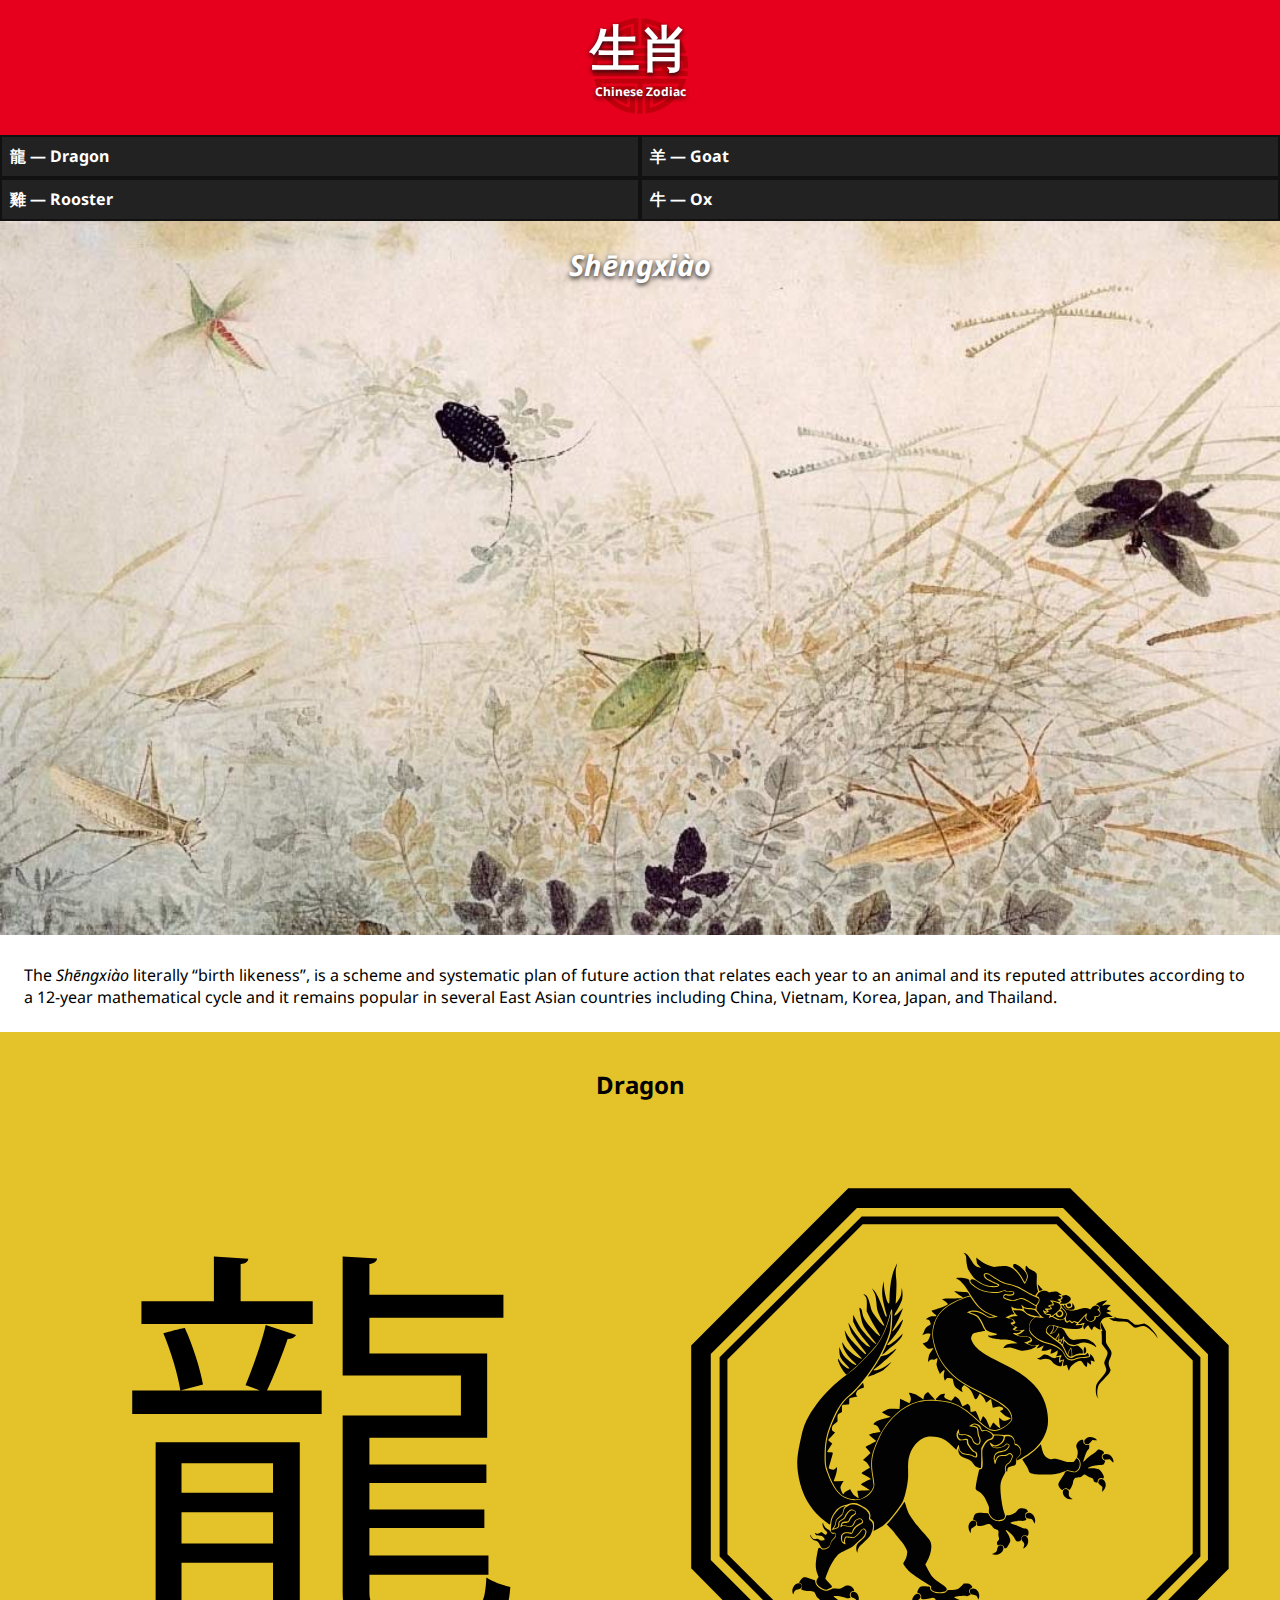
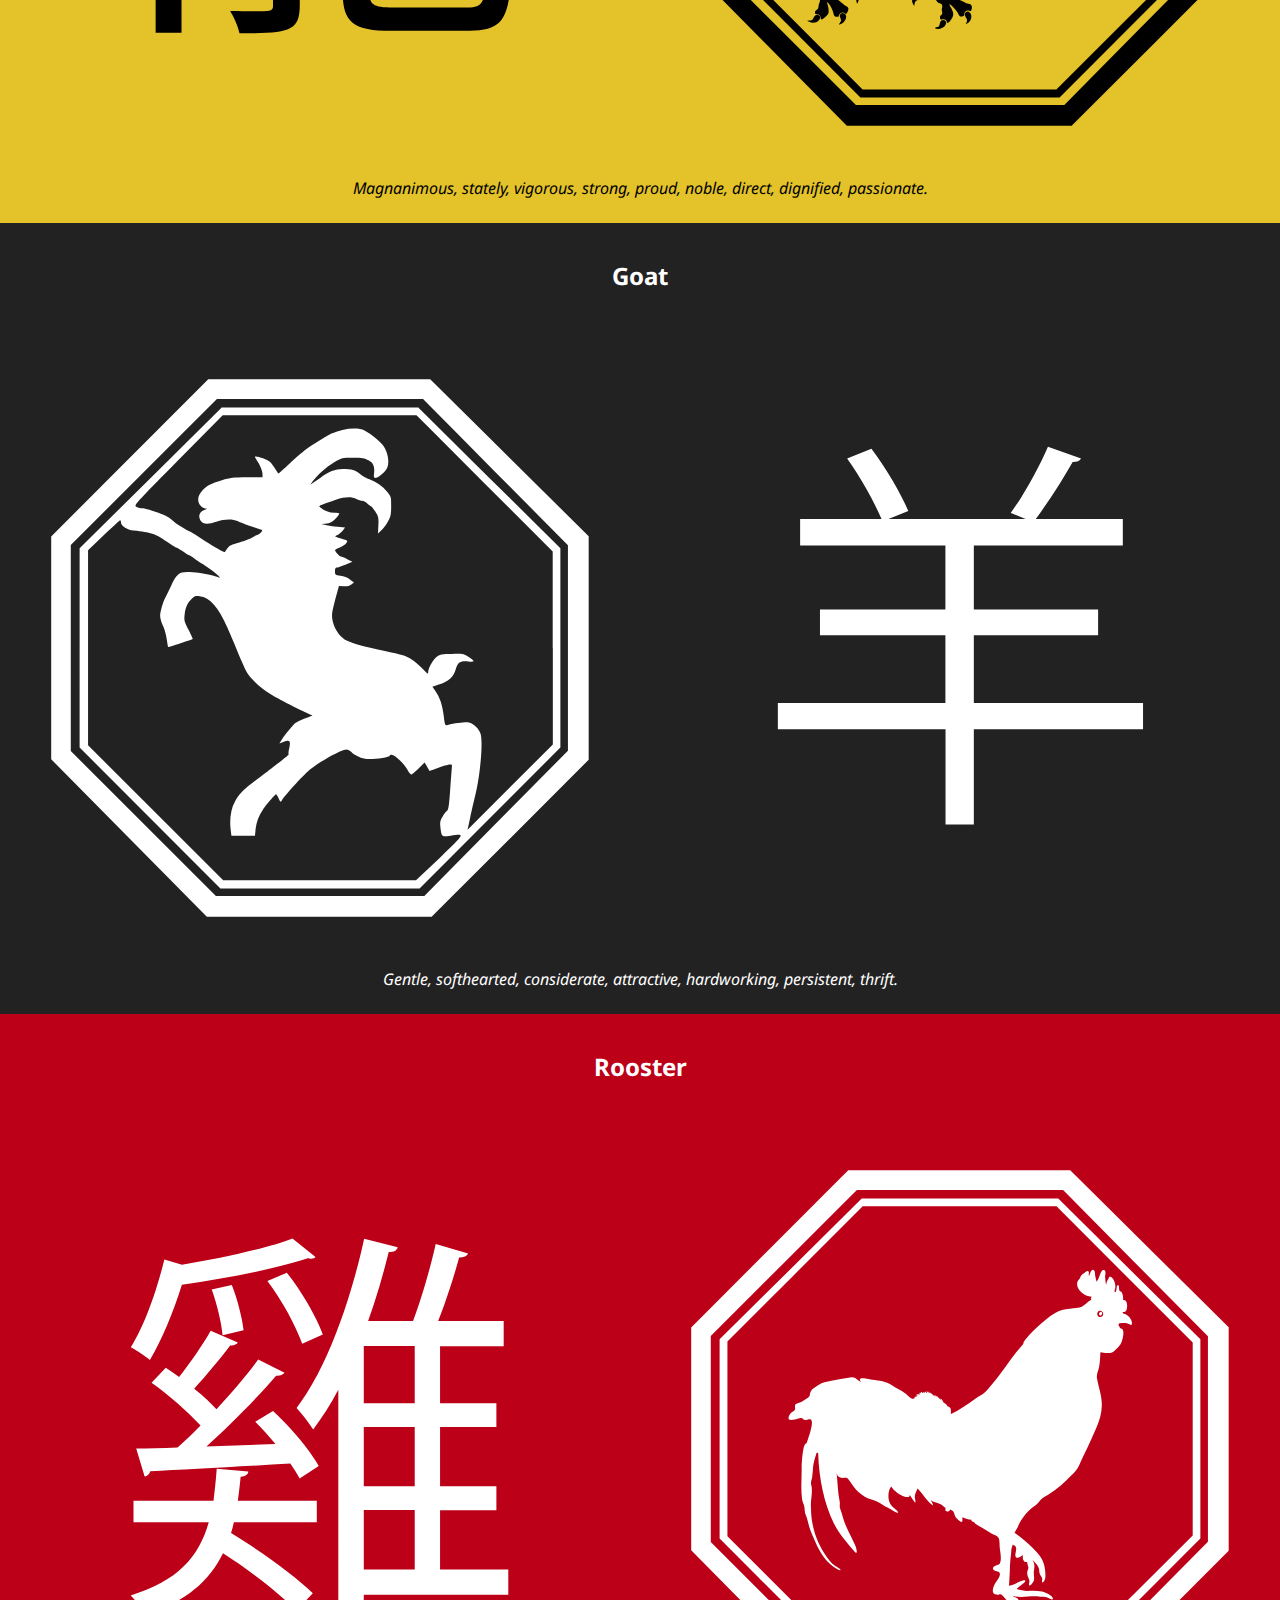
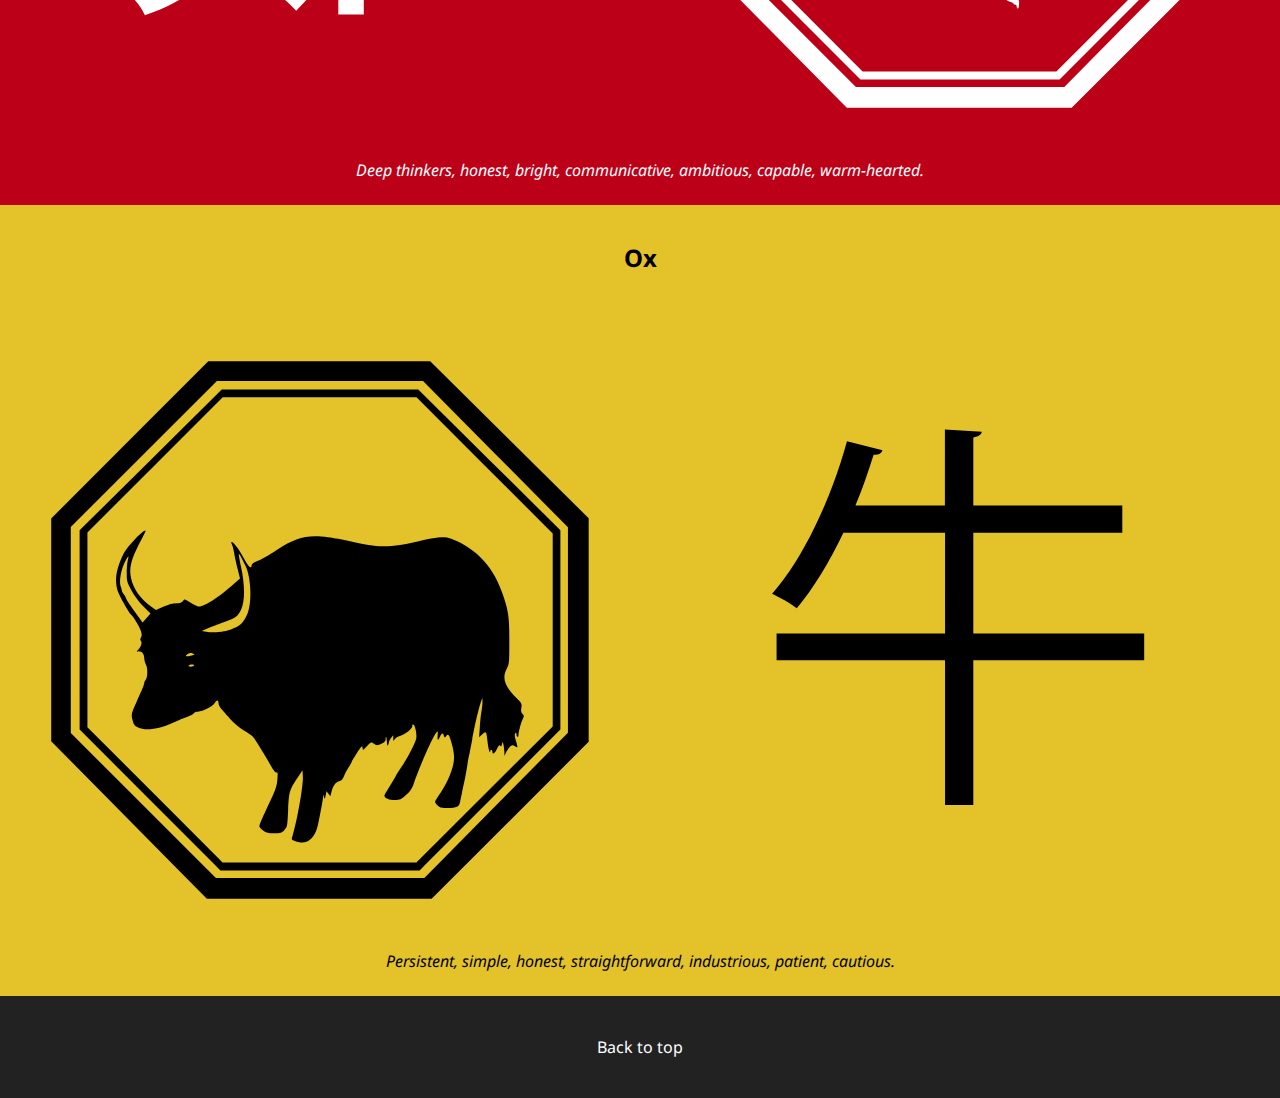
<file: index.html>
<!DOCTYPE html>
<html lang="en-ca">
	<head>
			<meta charset="utf-8">
			<title>Chinese Zodiac</title>
			<meta name="viewport" content="width=device-width, initial-scale=1">
			<link href="css/main.css" rel="stylesheet">
			<link href='http://fonts.googleapis.com/css?family=Noto+Sans:400,700,400italic' rel='stylesheet' type='text/css'>
	</head>
	<body>
	
	<a id="top"></a>
	<header>
		<img class="Medallion" src="img/medallion.svg" alt="">
			<h1><span>生肖</span>
			Chinese Zodiac</h1>

		<nav><ol>
			<li><a href="#dragon">龍 — Dragon</a></li>
			<li><a href="#goat">羊 — Goat</a></li>
			<li><a href="#rooster">雞 — Rooster</a></li>
			<li><a href="#ox">牛 — Ox</a></li>
		</ol></nav>
	</header>

		<div class="Shengx-Picture">
		<img class="Banner" src="img/banner.jpg" alt="A chinese cultural banner displays at the top of the webpage with traditional graphics.">

		<h1 class="Shengx">Shēngxiào</h1></div>

		<p class="Sheng">The <em>Shēngxiào</em> literally “birth likeness”, is a scheme and systematic plan of future action that relates each year to an animal and its reputed attributes according to a 12-year mathematical cycle and it remains popular in several East Asian countries including China, Vietnam, Korea, Japan, and Thailand.</p>

		<a id="dragon"></a>
			<div class="Dragon-Block">
				<h2>Dragon</h2>
				<img class="Dragon-Symbol" src="img/dragon-symbol.svg" alt="The chinese zodiac symbol for the dragon is on the left half of the page in chinese script">
				<img class="Dragon" src="img/dragon.svg" alt="On the right half of the page there is a minimalistic 2D graphic of a dragon inside a hexagon.">
				<p>Magnanimous, stately, vigorous, strong, proud, noble, direct, dignified, passionate.</p>
			</div>

		<a id="goat"></a>
			<div class="Goat-Block">
				<h2>Goat</h2>
				<img class="Goat" src="img/goat.svg" alt="The chinese zodiac symbol for the goat is on the right half of the page in chinese script">
				<img class="Goat-Symbol" src="img/goat-symbol.svg" alt="On the left half of the page there is a minimalistic 2D graphic of a goat inside a hexagon.">
				<p>Gentle, softhearted, considerate, attractive, hardworking, persistent, thrift.</p>
			</div>

		<a id="rooster"></a>
			<div class="Rooster-Block">
				<h2>Rooster</h2>
				<img class="Rooster-Symbol" src="img/rooster-symbol.svg" alt="The chinese zodiac symbol for the rooster is on the left half of the page in chinese script">
				<img class="Rooster" src="img/rooster.svg" alt="On the right half of the page there is a minimalistic 2D graphic of a rooster inside a hexagon.">
				<p>Deep thinkers, honest, bright, communicative, ambitious, capable, warm-hearted.</p>
			</div>

		<a id="ox"></a>
			<div class="Ox-Block">
				<h2>Ox</h2>
				<img class="Ox" src="img/ox.svg" alt="The chinese zodiac symbol for the ox is on the right half of the page in chinese script">
				<img class="Ox-Symbol" src="img/ox-symbol.svg" alt="On the left half of the page there is a minimalistic 2D graphic of an ox inside a hexagon.">
				<p>Persistent, simple, honest, straightforward, industrious, patient, cautious.</p>
			</div>
	

	<footer>
			<p><a href="#top">Back to top</a></p>
	</footer>
	</body>

</html>
</file>
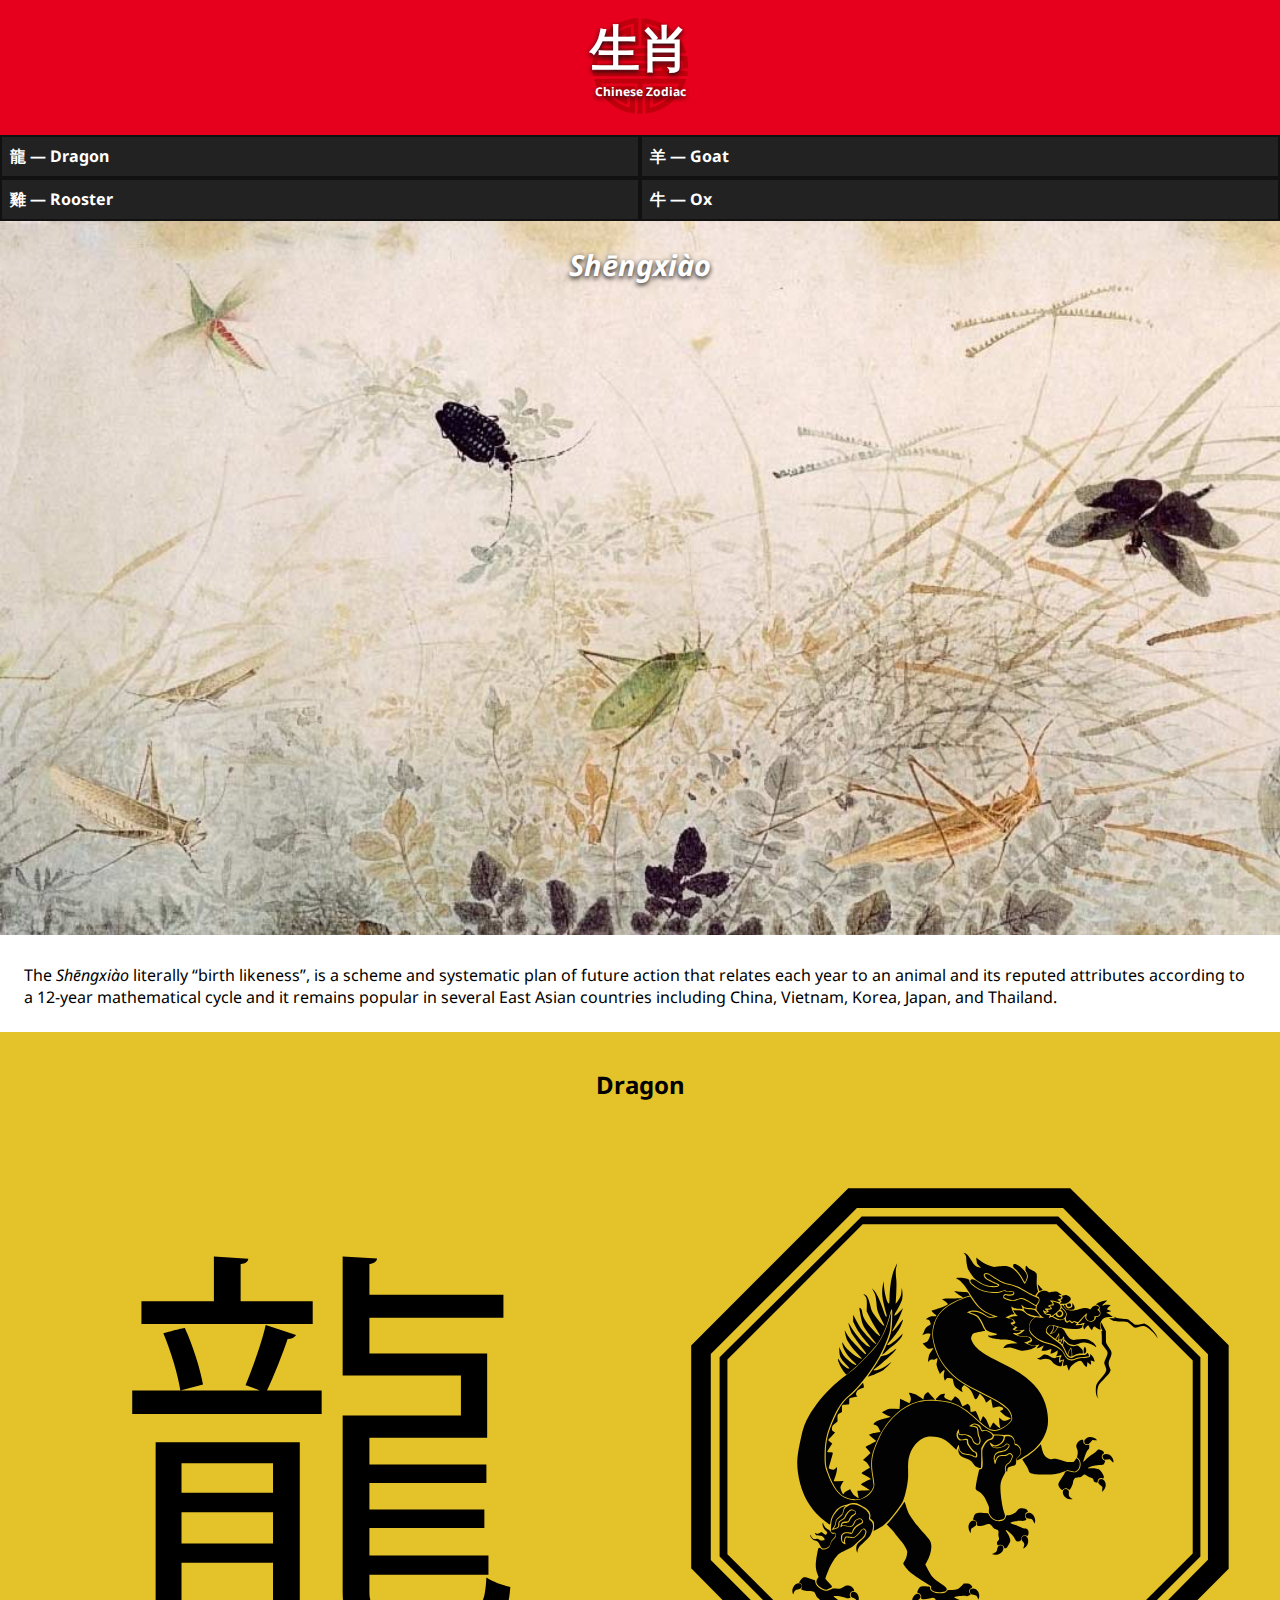
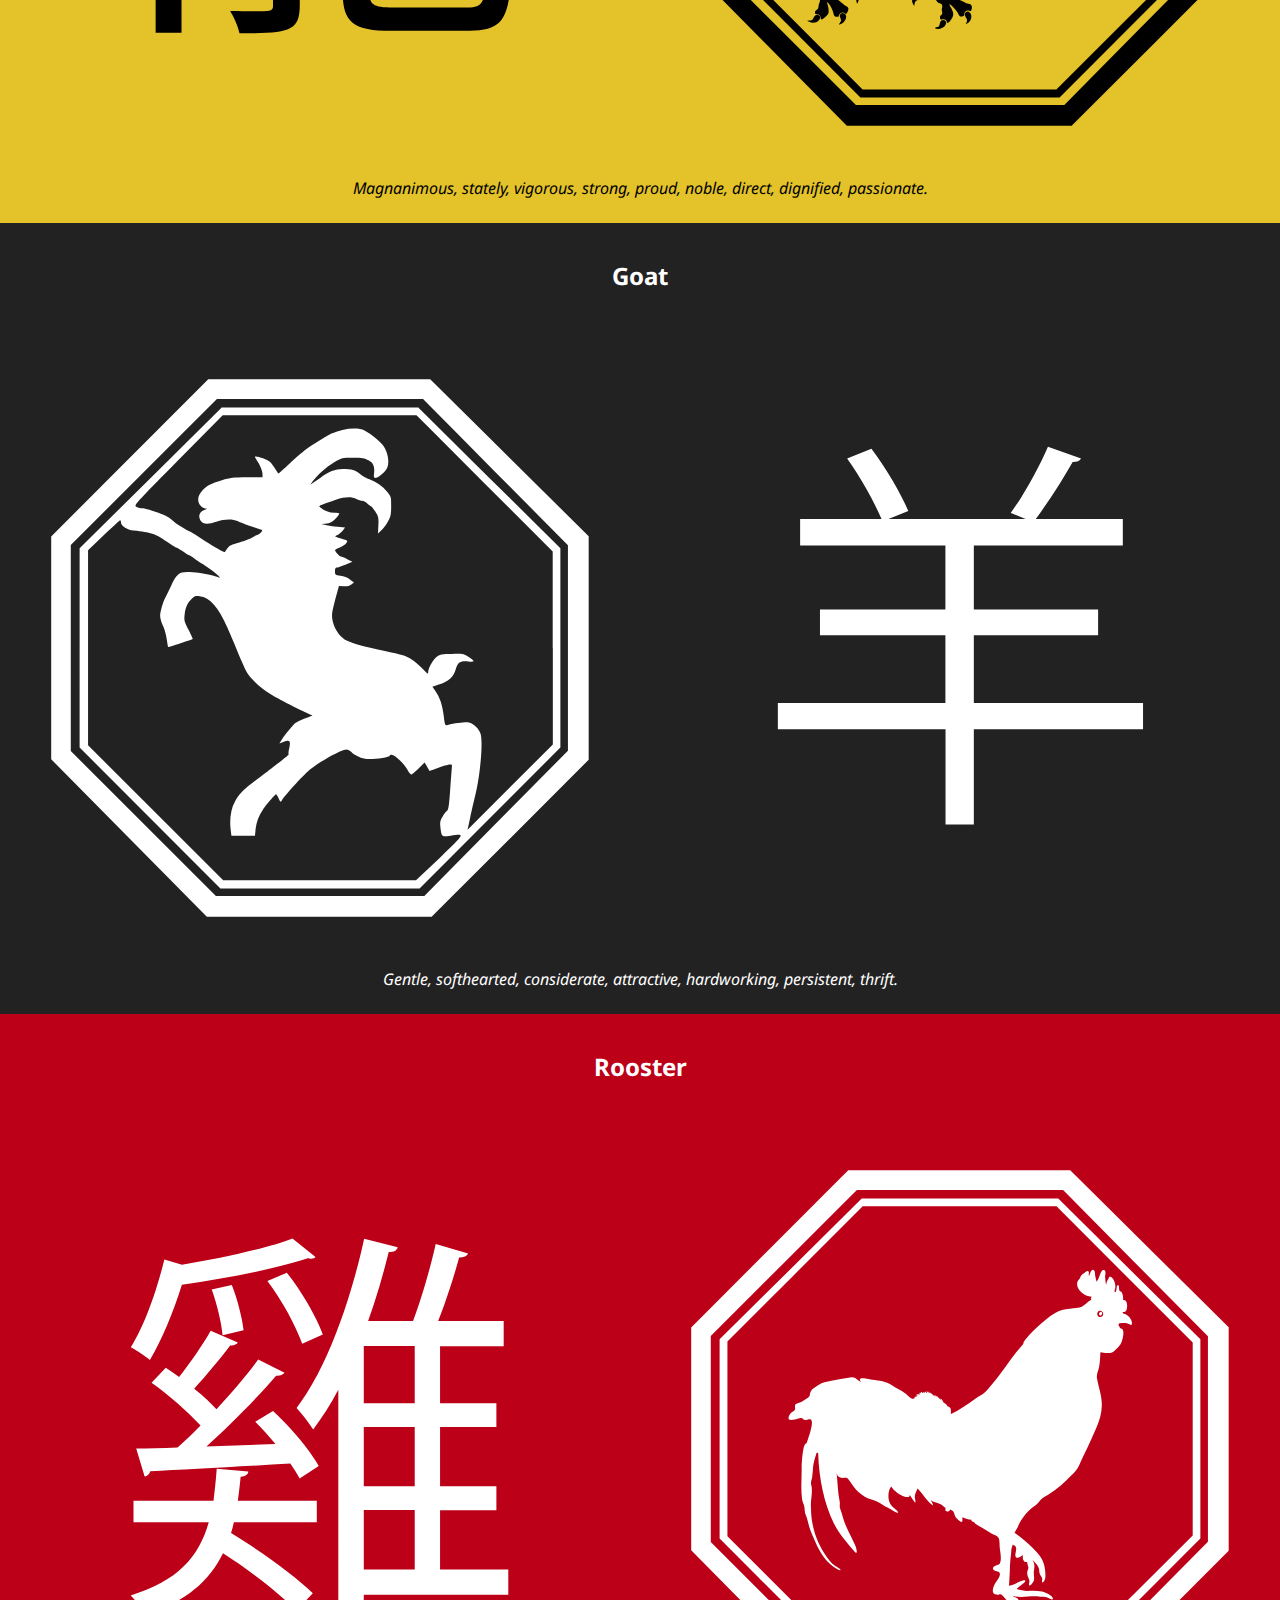
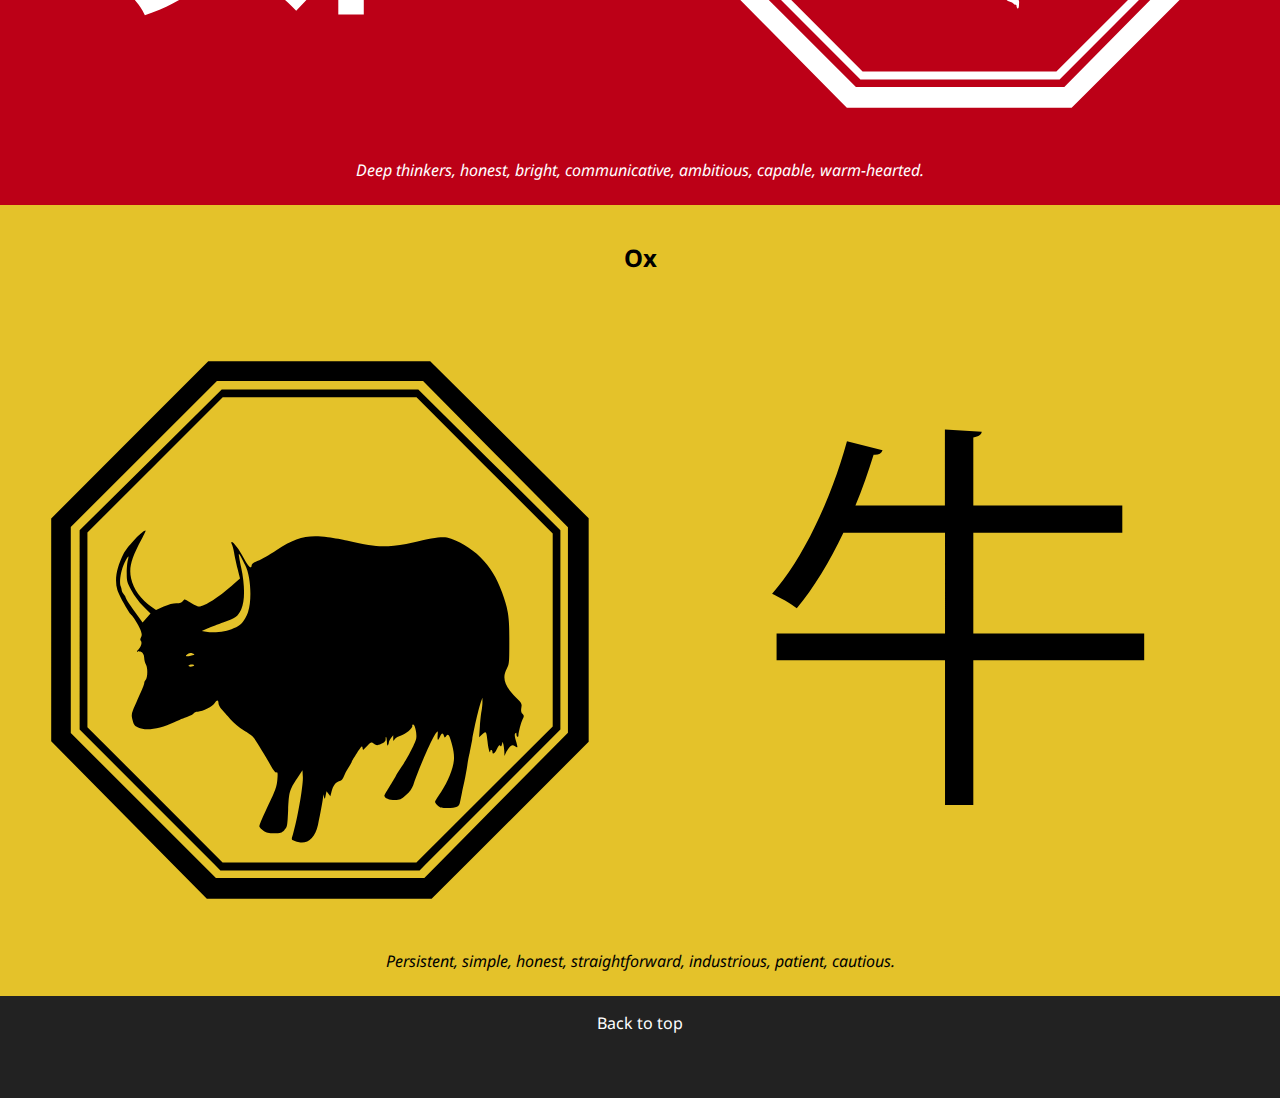
<file: main.html>
<!DOCTYPE html>
<html lang="en-ca">
	<head>
			<meta charset="utf-8">
			<title>Chinese Zodiac</title>
			<meta name="viewport" content="width=device-width, initial-scale=1">
			<link href="css/main.css" rel="stylesheet">
			<link href='http://fonts.googleapis.com/css?family=Noto+Sans:400,700,400italic' rel='stylesheet' type='text/css'>
	</head>
	
	<a id="top"</a>
	<header>
		<img class="Medallion" src="img/medallion.svg" alt="">
			<h1><span>生肖</span>
			Chinese Zodiac</h1>

		<nav><ol>
			<li><a href="#dragon">龍 — Dragon</a></li>
			<li><a href="#goat">羊 — Goat</a></li>
			<li><a href="#rooster">雞 — Rooster</a></li>
			<li><a href="#ox">牛 — Ox</a></li>
		</ol></nav>
	</header>

	<body>

		<div class="Shengx-Picture">
		<img class="Banner" src="img/banner.jpg" alt="A chinese cultural banner displays at the top of the webpage with traditional graphics.">

		<h1 class="Shengx">Shēngxiào</h1></div>

		<p class="Sheng">The <em>Shēngxiào</em> literally “birth likeness”, is a scheme and systematic plan of future action that relates each year to an animal and its reputed attributes according to a 12-year mathematical cycle and it remains popular in several East Asian countries including China, Vietnam, Korea, Japan, and Thailand.</p>

		<a id="dragon"</a>
			<div class="Dragon-Block">
				<h2>Dragon</h2>
				<img class="Dragon-Symbol" src="img/dragon-symbol.svg" alt="The chinese zodiac symbol for the dragon is on the left half of the page in chinese script">
				<img class="Dragon" src="img/dragon.svg" alt="On the right half of the page there is a minimalistic 2D graphic of a dragon inside a hexagon.">
				<p>Magnanimous, stately, vigorous, strong, proud, noble, direct, dignified, passionate.</p>
			</div>

		<a id="goat"</a>
			<div class="Goat-Block">
				<h2>Goat</h2>
				<img class="Goat" src="img/goat.svg" alt="The chinese zodiac symbol for the goat is on the right half of the page in chinese script">
				<img class="Goat-Symbol" src="img/goat-symbol.svg" alt="On the left half of the page there is a minimalistic 2D graphic of a goat inside a hexagon.">
				<p>Gentle, softhearted, considerate, attractive, hardworking, persistent, thrift.</p>
			</div>

		<a id="rooster"</a>
			<div class="Rooster-Block">
				<h2>Rooster</h2>
				<img class="Rooster-Symbol" src="img/rooster-symbol.svg" alt="The chinese zodiac symbol for the rooster is on the left half of the page in chinese script">
				<img class="Rooster" src="img/rooster.svg" alt="On the right half of the page there is a minimalistic 2D graphic of a rooster inside a hexagon.">
				<p>Deep thinkers, honest, bright, communicative, ambitious, capable, warm-hearted.</p>
			</div>

		<a id="ox"</a>
			<div class="Ox-Block">
				<h2>Ox</h2>
				<img class="Ox" src="img/ox.svg" alt="The chinese zodiac symbol for the ox is on the right half of the page in chinese script">
				<img class="Ox-Symbol" src="img/ox-symbol.svg" alt="On the left half of the page there is a minimalistic 2D graphic of an ox inside a hexagon.">
				<p>Persistent, simple, honest, straightforward, industrious, patient, cautious.</p>
			</div>
	</body>

	<footer>
			<a href="#top">Back to top</a></p>
	</footer>

</html>
</file>
<file: css/main.css>
html {
	box-sizing: border-box;
	font-family: 'Noto Sans', sans-serif;}

*, *::before, *::after {
	box-sizing:inherit;}

body{
	margin: 0;}

img {
	width:50%;}

p{
	margin: 0;
	padding: 1.5em;}

/* List stylinging and*/
ol{
	padding: 0;}

li{
	display: inline-block;
	list-style: none;
	color: white;}

nav li{
 	width: 50%;
 	border: 2px solid #111111;
 	background-color: #222222;
 	padding: 0.5em;
 	float: left;
 	text-align: left;
 	}

nav a{
	display: block;
	font-weight: bold;
 	color: white;
	text-decoration: none;
}

nav ol{
 	overflow: hidden;
 	margin: auto;
 	padding: 0;
	font-weight: bold;
  	color: white;
	text-decoration: none;}
/*End of list styling*/ 

header{
	position: relative;
	overflow: hidden;
	text-align: center;
	background-color: #e7001d;}

nav{
	clear: both;
	position: relative;
	list-style-type: none;
	color: white;}

/*Span affects the title symbols in the header*/
span{
	display: block;
	font-size: 50px;
	top: 5px;}

/*Heading styling*/
h1{
	color: white;
	font-size: 12px;
	position: absolute;
	clear:both;
	top: 5px;
	width: 100%;
	text-align: center;
	text-shadow: 0 2px 5px #111111;}

h2{
	font-weight: bolder;
	margin: 0;
	padding: 1.5em;
	font-style: normal;}

h3{
	color: white;
	position: relative;
	top: 1em;

	text-align: center;}
/*End of heading styling*/

/*Specific class styling*/
.Medallion{
	width: 100px;
	top: 1em;
	position: relative;
	padding-bottom: 30px;}

.Shengx{
	color: white;
	font-size: 29px;
	text-shadow: 0 2px 5px #111111;
	font-style: italic;
	text-align: center;
	width:100%;
	position: absolute;}

.Banner{
	width:100%;
	margin: 0;
	padding: 0;}


.Dragon-Block {
	text-align: center;
	background-color: #e4c22a;
	margin: 0;
	padding: 0;
	font-style: italic;}

.Dragon {
	float:right;}

.Dragon-Symbol {
	float:left;}

.Goat-Block {
	text-align: center;
	color: white;
	background-color: #222222;
	color: white;
	font-style: italic;}

.Goat {
	float:left;}

.Goat-Symbol {
	float:right;}

.Rooster-Block{
	text-align: center;
	color: white;
	background-color: #bc0017;
	color: white;
	font-style: italic;}

.Rooster-Symbol {
	float:left;}

.Rooster {
	float:right;}

.Ox-Block {
	text-align: center;
	background-color: #e4c22a;
	font-style: italic;}

.Ox {
	float:left;}

.Ox-Symbol {
	float:right;}

.Shengx-Picture{
	position: relative;}
/*Specific class styling*/

footer{
	background: #222222;
	text-align: center;
	color: white;
	margin: 0;
	padding: 1em;}

/*Nav styling for footer "Back to Top"*/
footer a{
	color: white;
	text-decoration: none;}
</file>
